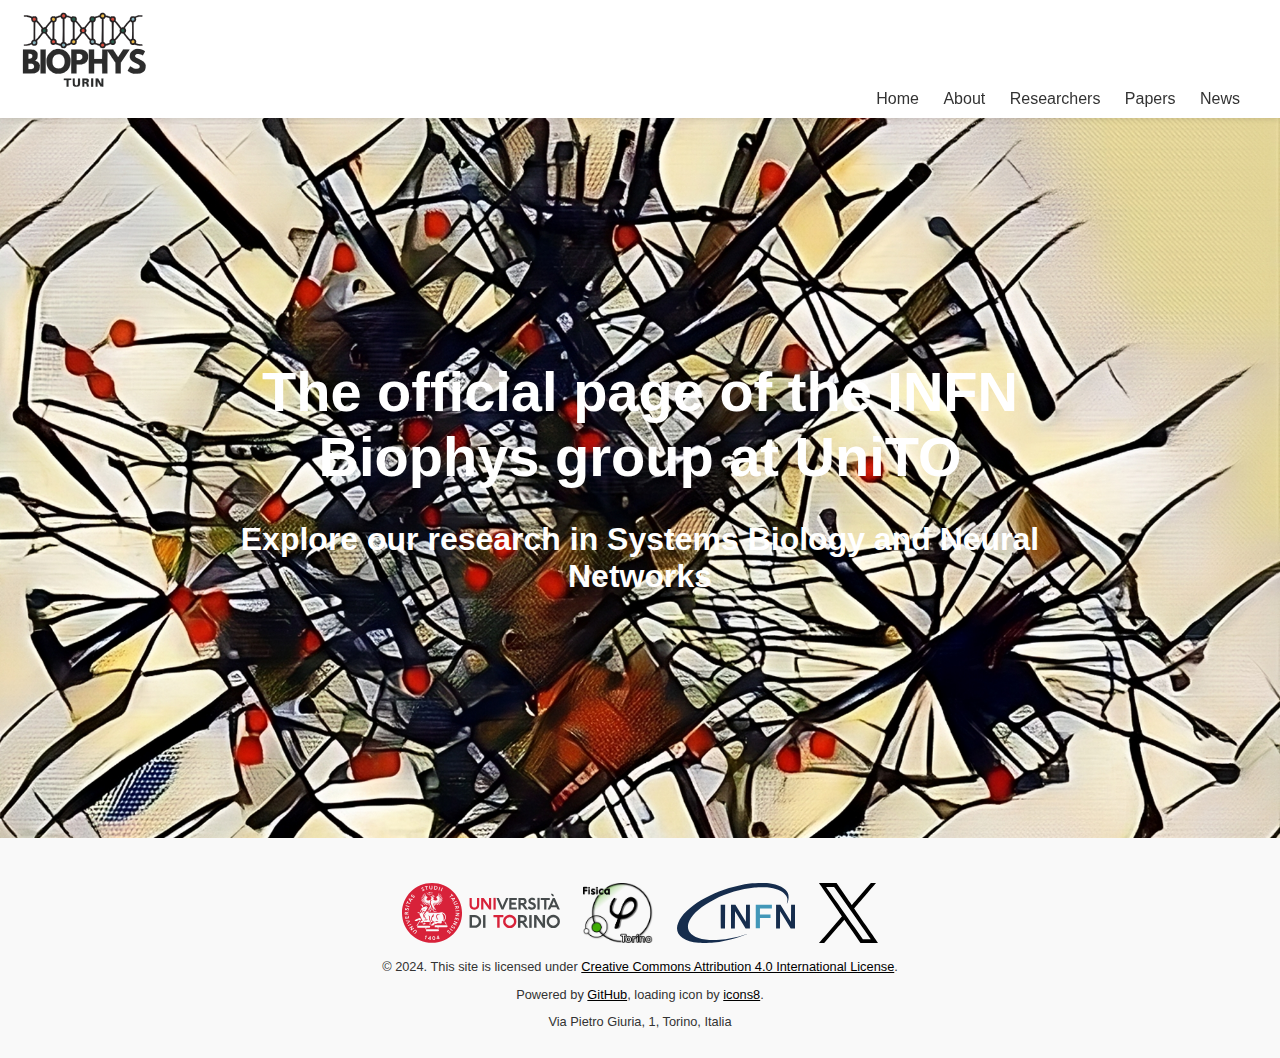
<file: index.html>
<!DOCTYPE html>
<html lang="en">
<head>
    <meta charset="UTF-8">
    <meta name="viewport" content="width=device-width, initial-scale=1.0">
    <title>Home</title>

    <script type="application/ld+json">
    {
      "@context" : "https://schema.org",
      "@type" : "WebSite",
      "name" : "INFN Biophys Turin",
      "url" : "https://biophys-turin.github.io/"
    }
    </script>
    <meta name="description" content="Homepage of the INFN Biophys group at UniTO">
    <meta name="keywords" content="Biophys, Unito, Torino, Turin, Complex Systems, Physics, Neural Networks">
    <meta name="author" content="Federico Milanesio">
    <link rel="canonical" href="https://biophys-turin.github.io/">

    <meta property="og:title" content="Homepage - Biophys Turin">
    <meta property="og:description" content="Homepage of the INFN Biophys group at UniTO">
    <meta property="og:url" content="https://biophys-turin.github.io/">
    <meta property="og:type" content="website">
    <meta property="og:locale" content="en_IT">
    <meta property="og:site_name" content="INFN Biophys Group">

    <meta name="twitter:title" content="Homepage - Biophys Turin">
    <meta name="twitter:description" content="Homepage of the INFN Biophys group at UniTO">

    <meta name="robots" content="index,follow">
    <meta name="revisit-after" content="7 days">

    <link rel="preload" href="/scripts/loading.js" as="script">
    <link rel="preload" href="/scripts/nav.js" as="script">
    <link rel="preload" href="/scripts/nav-click.js" as="script">
    <link rel="preload" href="/scripts/footer.js" as="script">
    <link rel="preload" href="/scripts/url-manip.js" as="script">
    <link rel="preload" href="styles.css" as="style" />

    <link rel="preload" fetchpriority="high" href="/images/protein.jpeg" as="image" type="image/jpg">
    
    <link rel="icon" type="image/x-icon" href="/images/favicon.png">
    <link rel="stylesheet" href="styles.css">

</head>
<body>
    <header>
        <div id="nav-container"></div>
        <script src="scripts/nav.js"></script>
        <script src="scripts/nav-click.js"></script>
    </header>

    <div class="loading">
        <img src="images/loading.gif" alt="Loading..." />
    </div>
    <script src="scripts/loading.js"></script>

    <div class="content">
        <div class="hero">
            <div class="hero-content">
                <h1>The official page of the INFN Biophys group at UniTO</h1>
                <p>Explore our research in Systems Biology and Neural Networks</p>
            </div>
        </div>  

        <div id="footer-container"></div>
    </div>
    <script src="scripts/footer.js" defer></script>
     <!-- JavaScript snippet to remove .html extension -->
    <script src="scripts/url-manip.js"> </script>

</body>
</html>
</file>
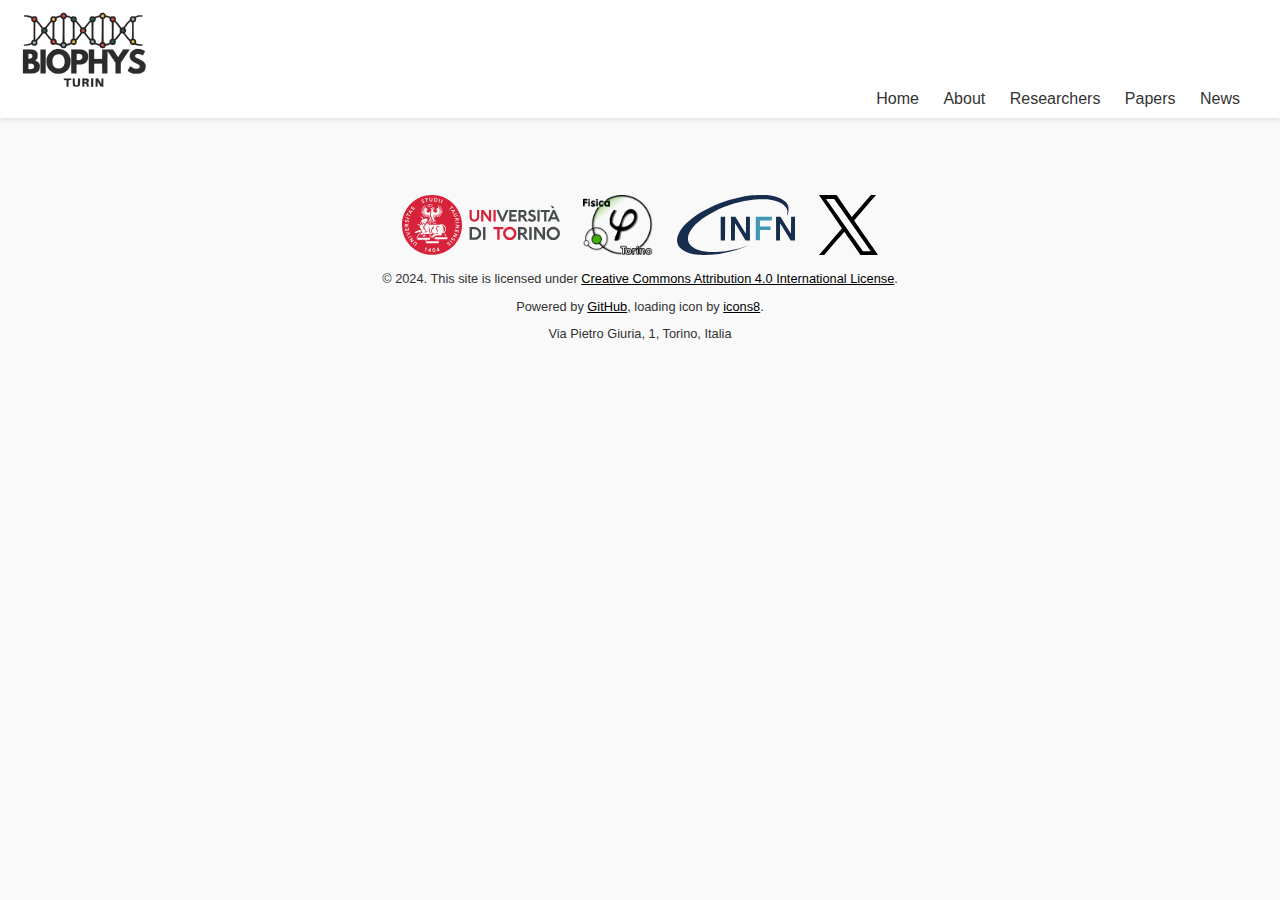
<file: news.html>
<!DOCTYPE html>
<html lang="en">
<head>
    <meta charset="UTF-8">
    <meta name="viewport" content="width=device-width, initial-scale=1.0">
    <title>News</title>
    <meta name="description" content="News from the INFN Biophys group at UniTO">
    <meta name="keywords" content="Biophys, Unito, Torino, Turin, Complex Systems, Physics, Neural Networks">
    <meta name="author" content="Federico Milanesio">

    <meta property="og:title" content="News - Biophys Turin">
    <meta property="og:description" content="News from the INFN Biophys group at UniTO">
    <meta property="og:url" content="https://biophys-turin.github.io/newsl">
    <meta property="og:type" content="website">
    <meta property="og:locale" content="en_IT">
    <meta property="og:site_name" content="INFN Biophys Group">

    <meta name="twitter:title" content="News - Biophys Turin">
    <meta name="twitter:description" content="News from the INFN Biophys group at UniTO">

    <meta name="robots" content="index,follow">

    <link rel="preload" href="/scripts/loading.js" as="script">
    <link rel="preload" href="/scripts/nav.js" as="script">
    <link rel="preload" href="/scripts/nav-click.js" as="script">
    <link rel="preload" href="/scripts/footer.js" as="script">
    <link rel="preload" href="/scripts/script-news.js" as="script">
    <link rel="preload" href="/scripts/url-manip.js" as="script">
    <link rel="preload" href="styles.css" as="style" />

    <link rel="icon" type="image/x-icon" href="/images/favicon.png">
    <link rel="stylesheet" href="styles.css">
    <script src="https://getinsights.io/js/insights.js"></script>
    <script>
        insights.init('qaV_PKC3Yd31nr1Z');
        insights.trackPages();
    </script>
</head>
<body>
    <header>
        <div id="nav-container"></div>
        <script src="scripts/nav.js"></script>
        <script src="scripts/nav-click.js"></script>
    </header>

    <div class="loading">
        <img src="images/loading.gif" alt="Loading..." />
    </div>
    <div class="content">
        <script src="scripts/loading.js"></script>

        <div class="news-container" id="tweets">
            <script src="https://static.elfsight.com/platform/platform.js" async></script>
            <div class="elfsight-app-35162580-058c-4825-abc5-39063273489d" data-elfsight-app-lazy></div>
        </div>
        
        <div id="footer-container"></div>
    </div>

    

    <script src="scripts/footer.js"></script>
    <!-- JavaScript snippet to remove .html extension -->
    <script src="scripts/url-manip.js"> </script>
    
</body>

</html>
</file>
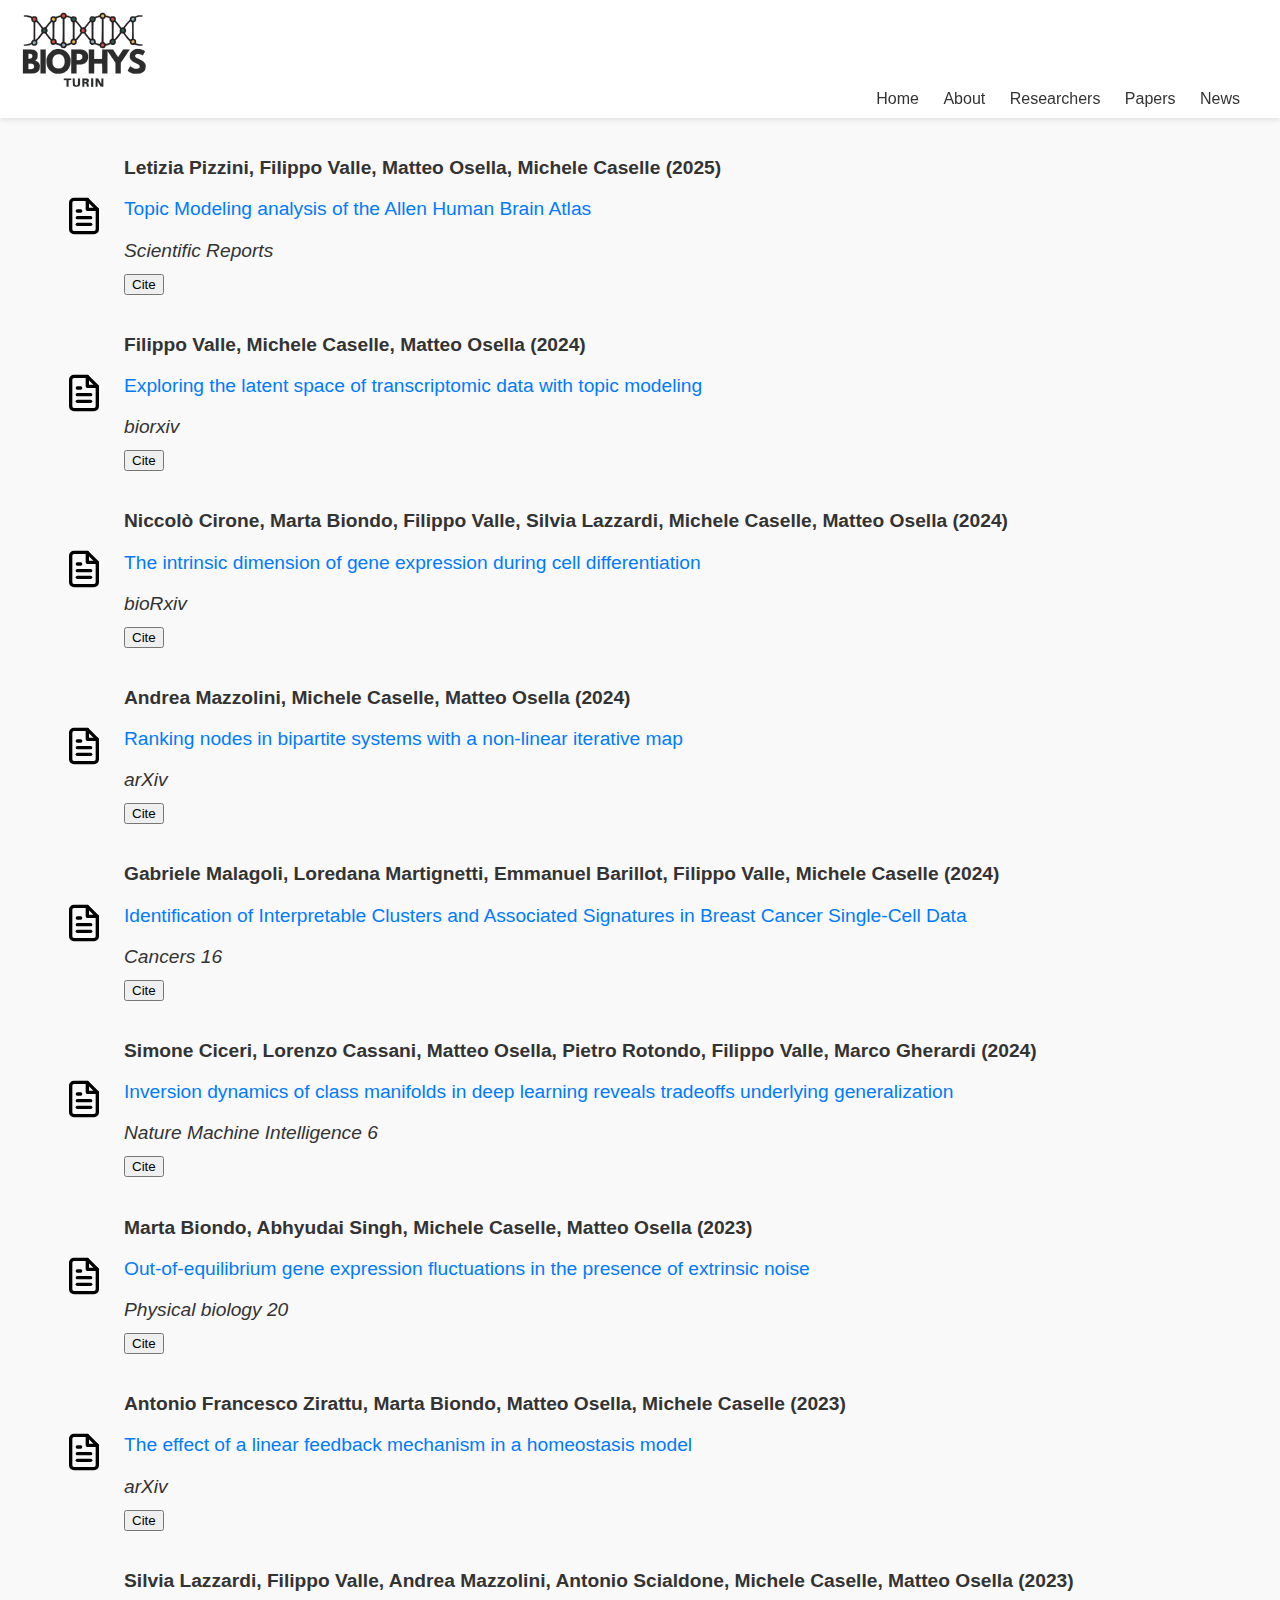
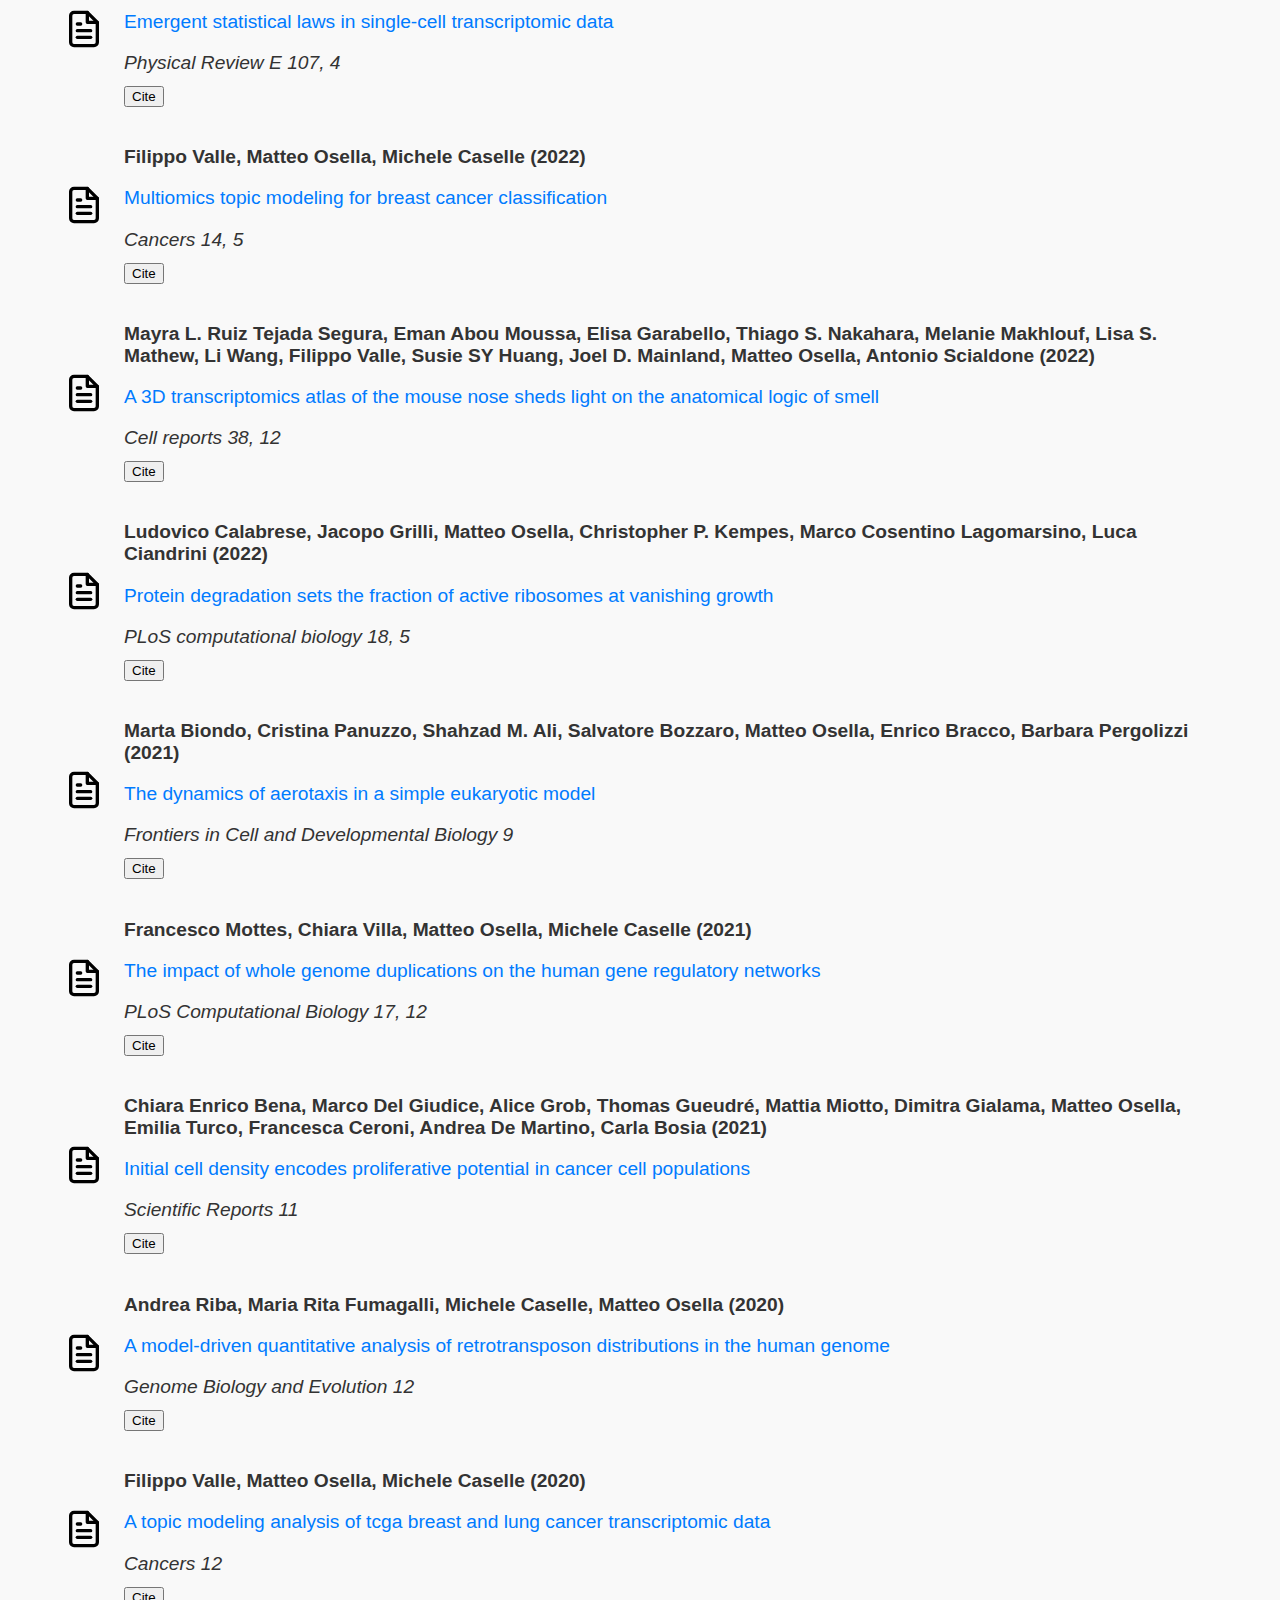
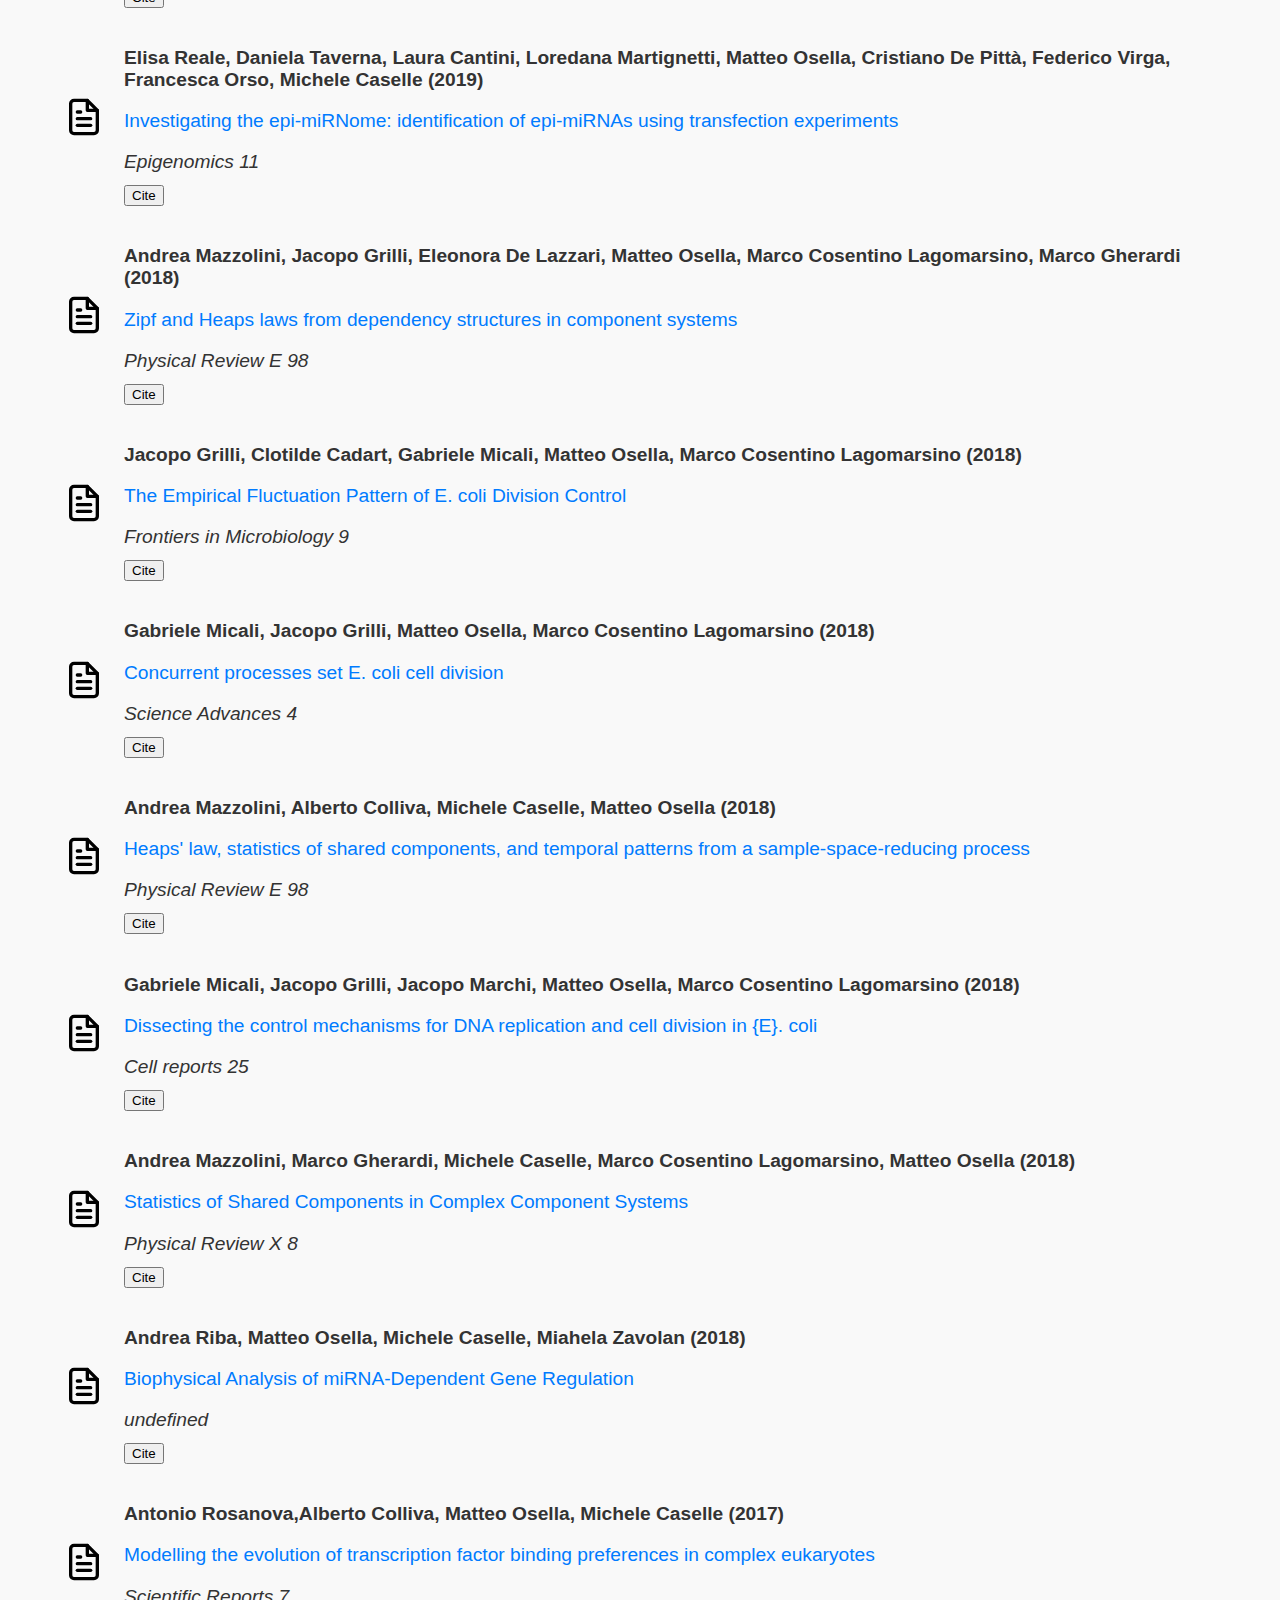
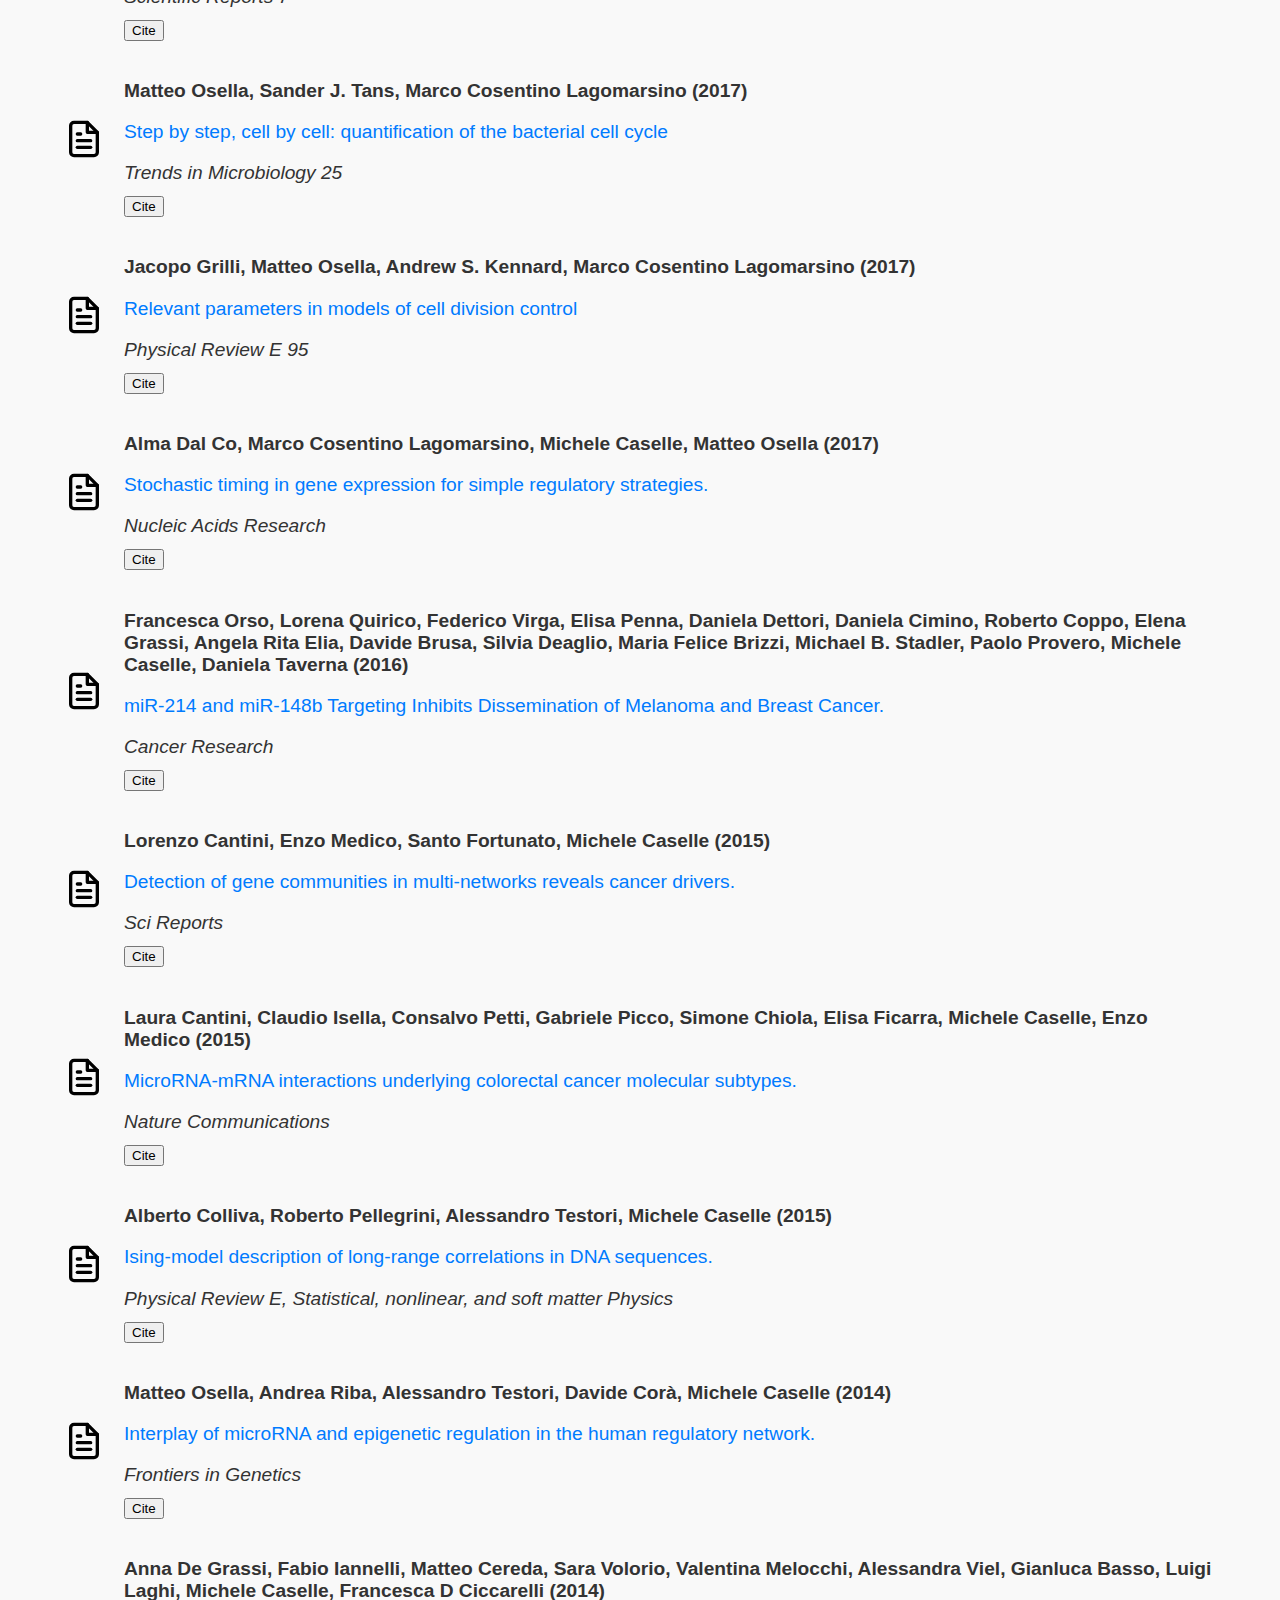
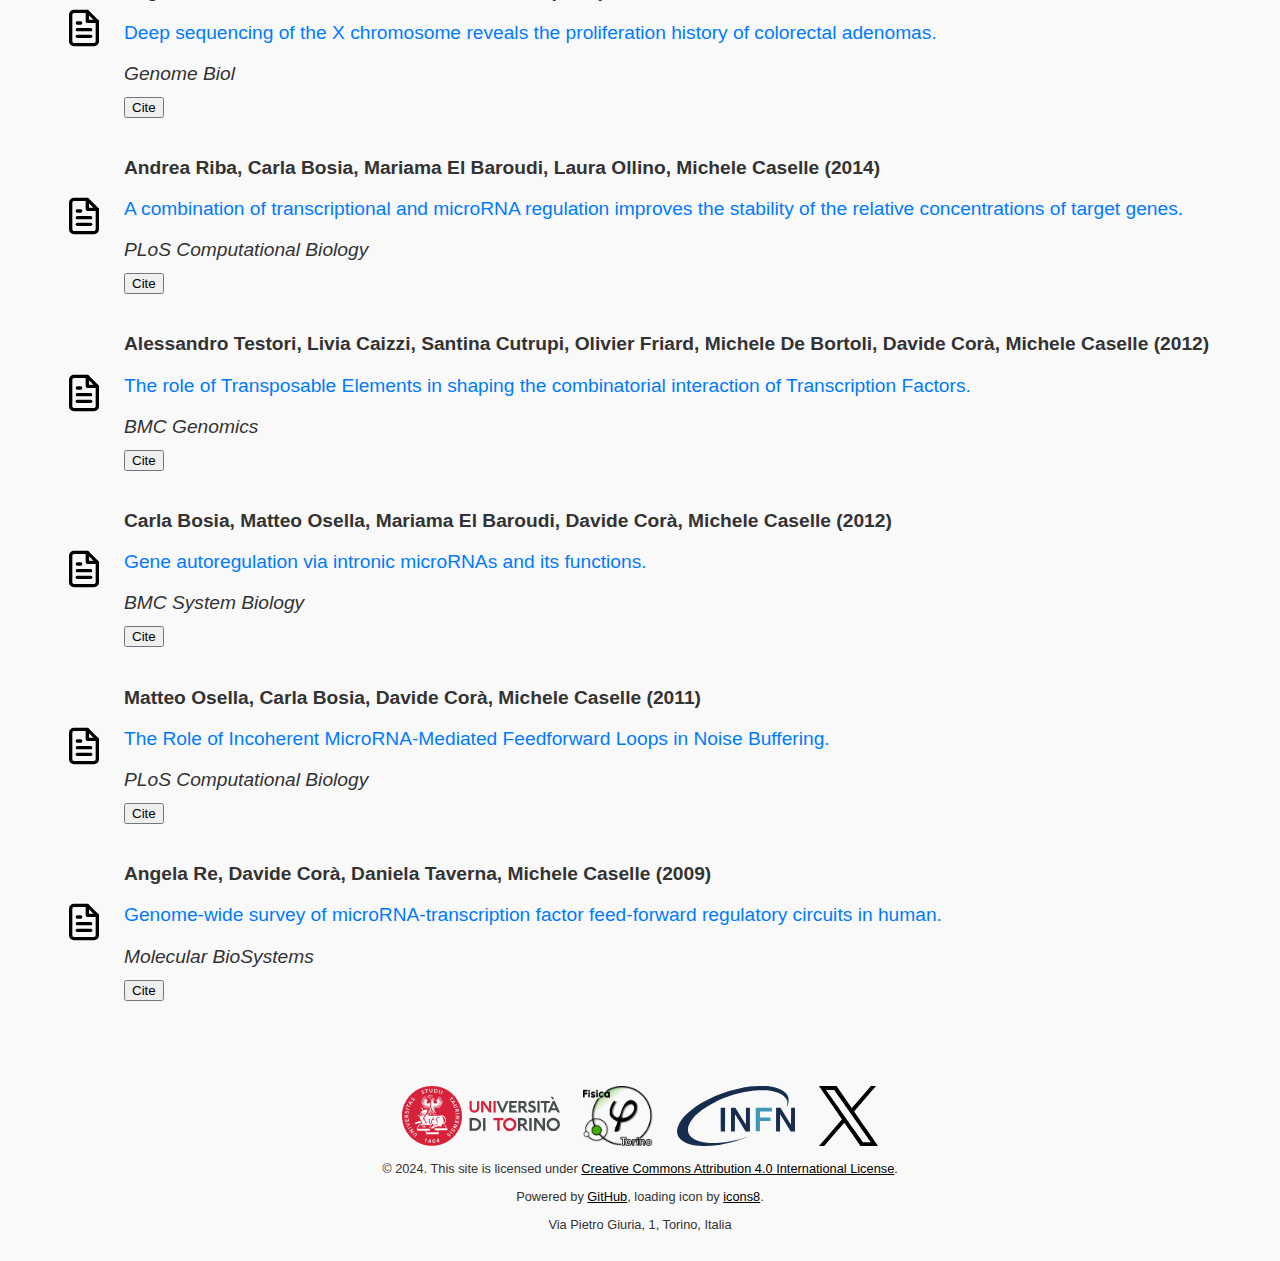
<file: papers.html>
<!DOCTYPE html>
<html lang="en">
<head>
    <meta charset="UTF-8">
    <meta name="viewport" content="width=device-width, initial-scale=1.0">
    <title>Papers</title>
    <meta name="description" content="Papers from the INFN Biophys group at UniTO">
    <meta name="keywords" content="Biophys, Unito, Torino, Turin, Complex Systems, Physics, Neural Networks">
    <meta name="author" content="Federico Milanesio">

    <meta property="og:title" content="News - Biophys Turin">
    <meta property="og:description" content="Papers from the INFN Biophys group at UniTO">
    <meta property="og:url" content="https://biophys-turin.github.io/papers">
    <meta property="og:type" content="website">
    <meta property="og:locale" content="en_IT">
    <meta property="og:site_name" content="INFN Biophys Group">

    <meta name="twitter:title" content="Papers - Biophys Turin">
    <meta name="twitter:description" content="Papers from the INFN Biophys group at UniTO">
    <meta name="robots" content="index,follow">

    <link rel="preload" href="/scripts/loading.js" as="script">
    <link rel="preload" href="/scripts/nav.js" as="script">
    <link rel="preload" href="/scripts/nav-click.js" as="script">
    <link rel="preload" href="/scripts/footer.js" as="script">
    <link rel="preload" href="/scripts/papers.js" as="script">
    <link rel="preload" href="/scripts/url-manip.js" as="script">
    <link rel="preload" href="styles.css" as="style" />

    <link rel="icon" type="image/x-icon" href="/images/favicon.png">
    <link rel="stylesheet" href="styles.css">
</head>
<body>
    <header>
        <div id="nav-container"></div>
        <script src="scripts/nav.js"></script>
        <script src="scripts/nav-click.js"></script>
    </header>

    <div class="loading">
        <img src="images/loading.gif" alt="Loading..." />
    </div>
    <script src="scripts/loading.js"></script>
    <div class="content">
        <div class="container">
        
            
            <div id="papersList">
                <!-- Papers will be dynamically added here -->
            </div>

            <!-- Cite Popup -->
            <div id="citePopup" class="popup">
                <div class="popup-content">
                    <h2 id="popupTitle">BibTeX Citation</h2>
                    <pre id="popupContent">
                        <!-- Dynamic content will be updated here -->
                    </pre>
                    <button onclick="closeCitePopup()">Close</button>
                </div>
            </div>
        </div>

        <div id="footer-container"></div>
    </div>

    <div id="footer-container"></div>

    <script src="scripts/footer.js" defer></script>
    <script src="scripts/papers.js"></script>
    <!-- JavaScript snippet to remove .html extension -->
    <script src="scripts/url-manip.js"> </script>
</body>
</html>
</file>
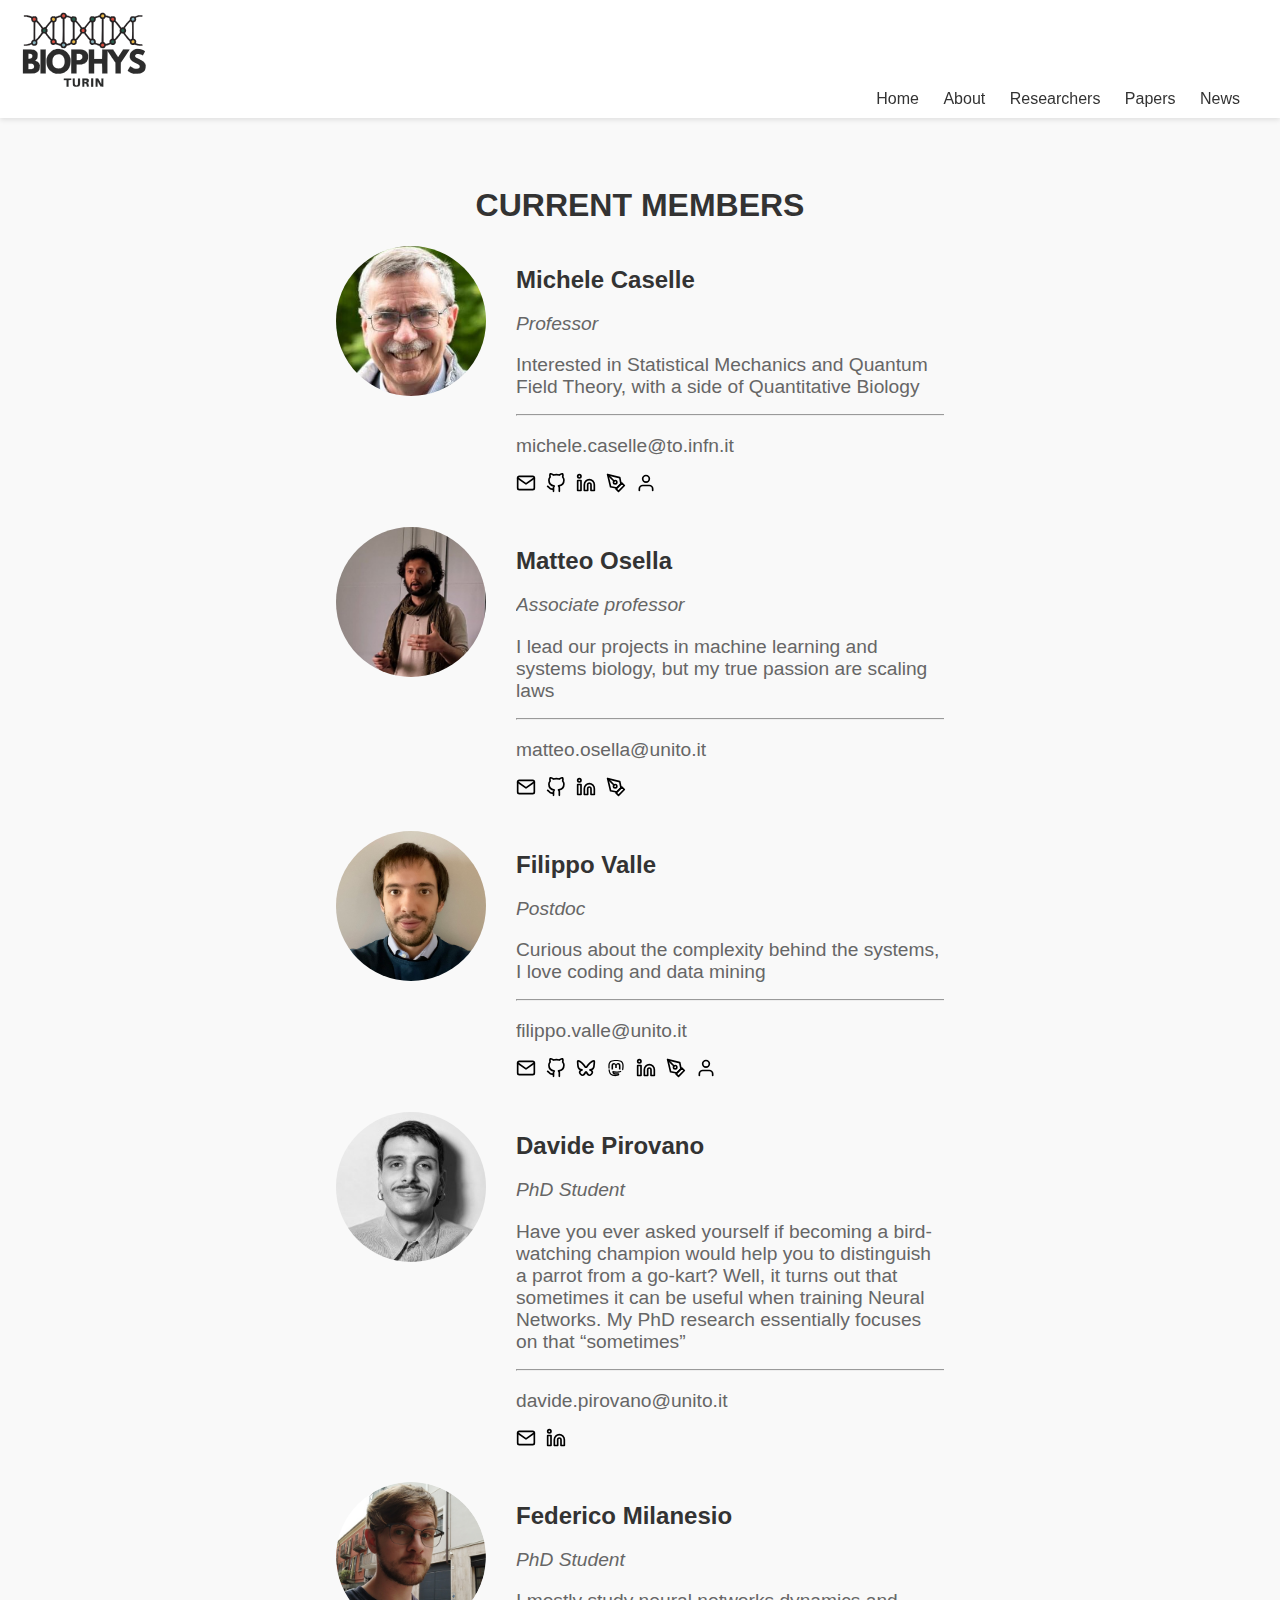
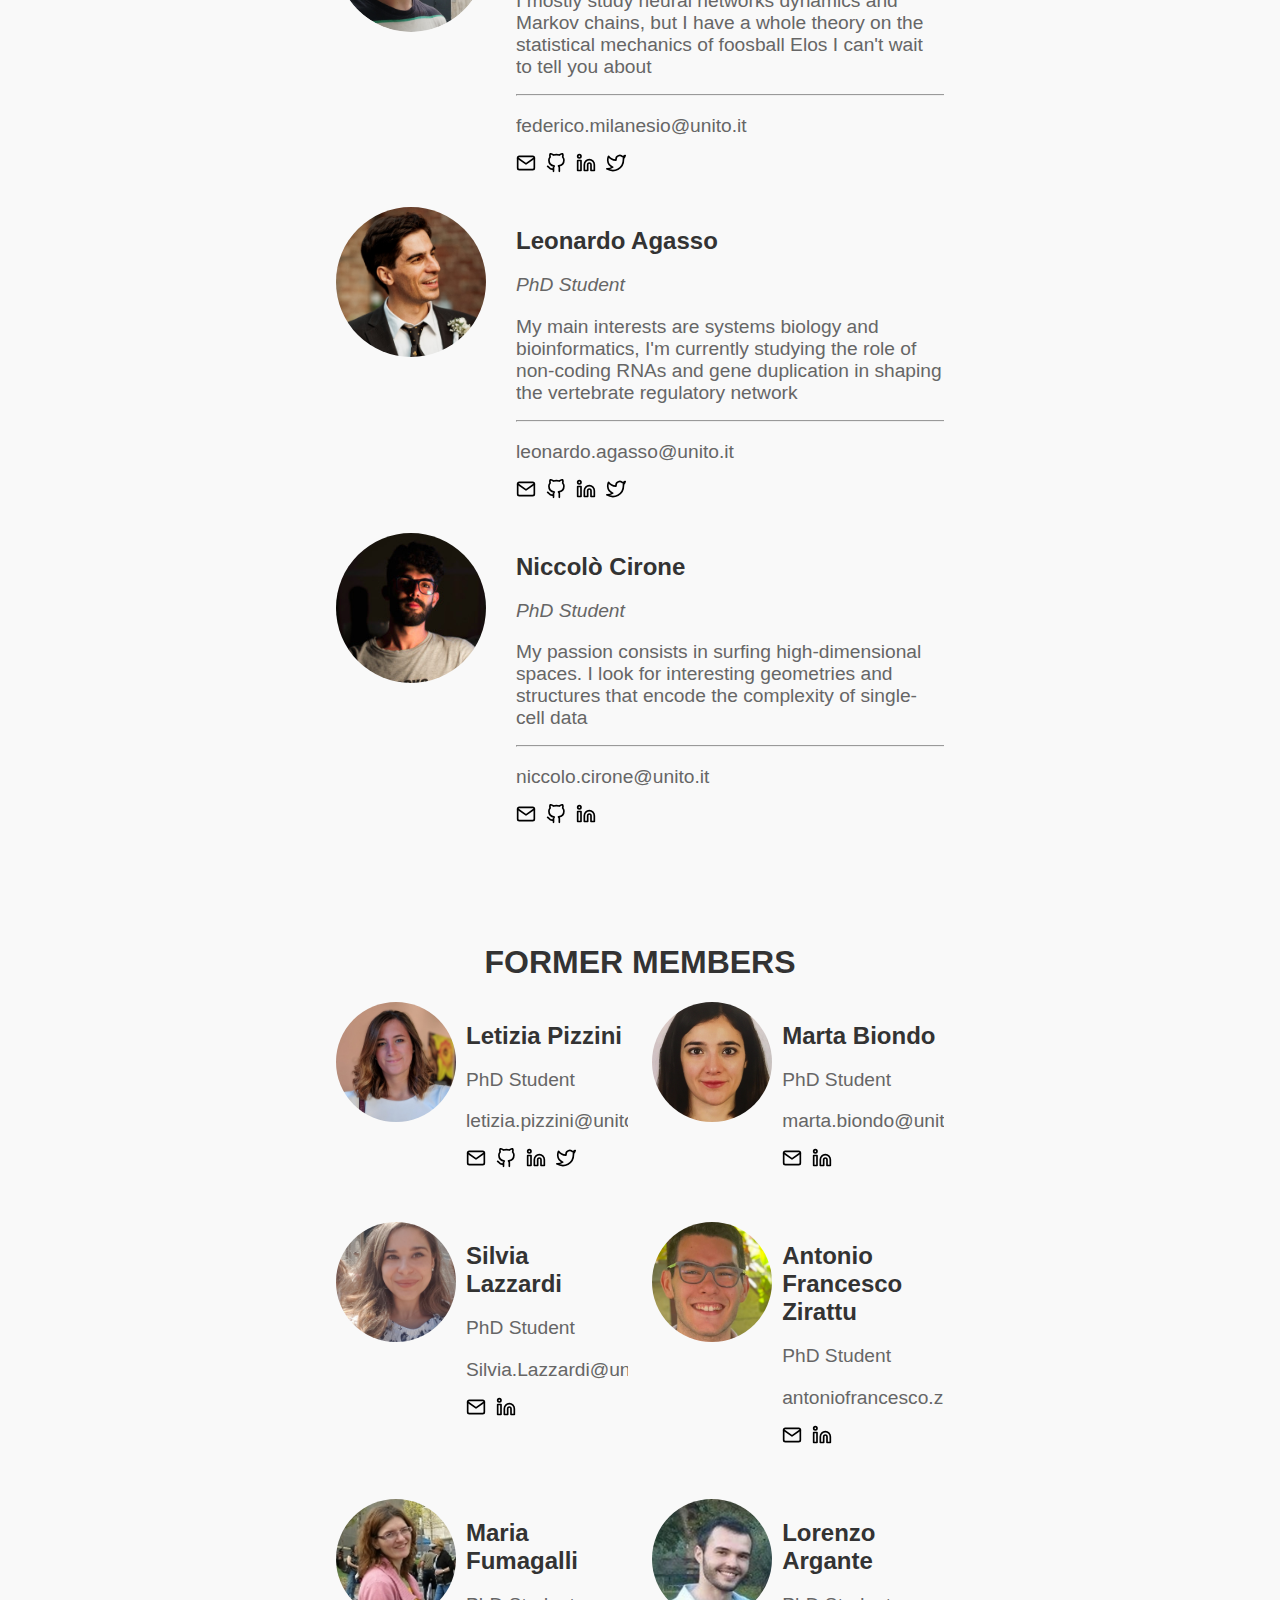
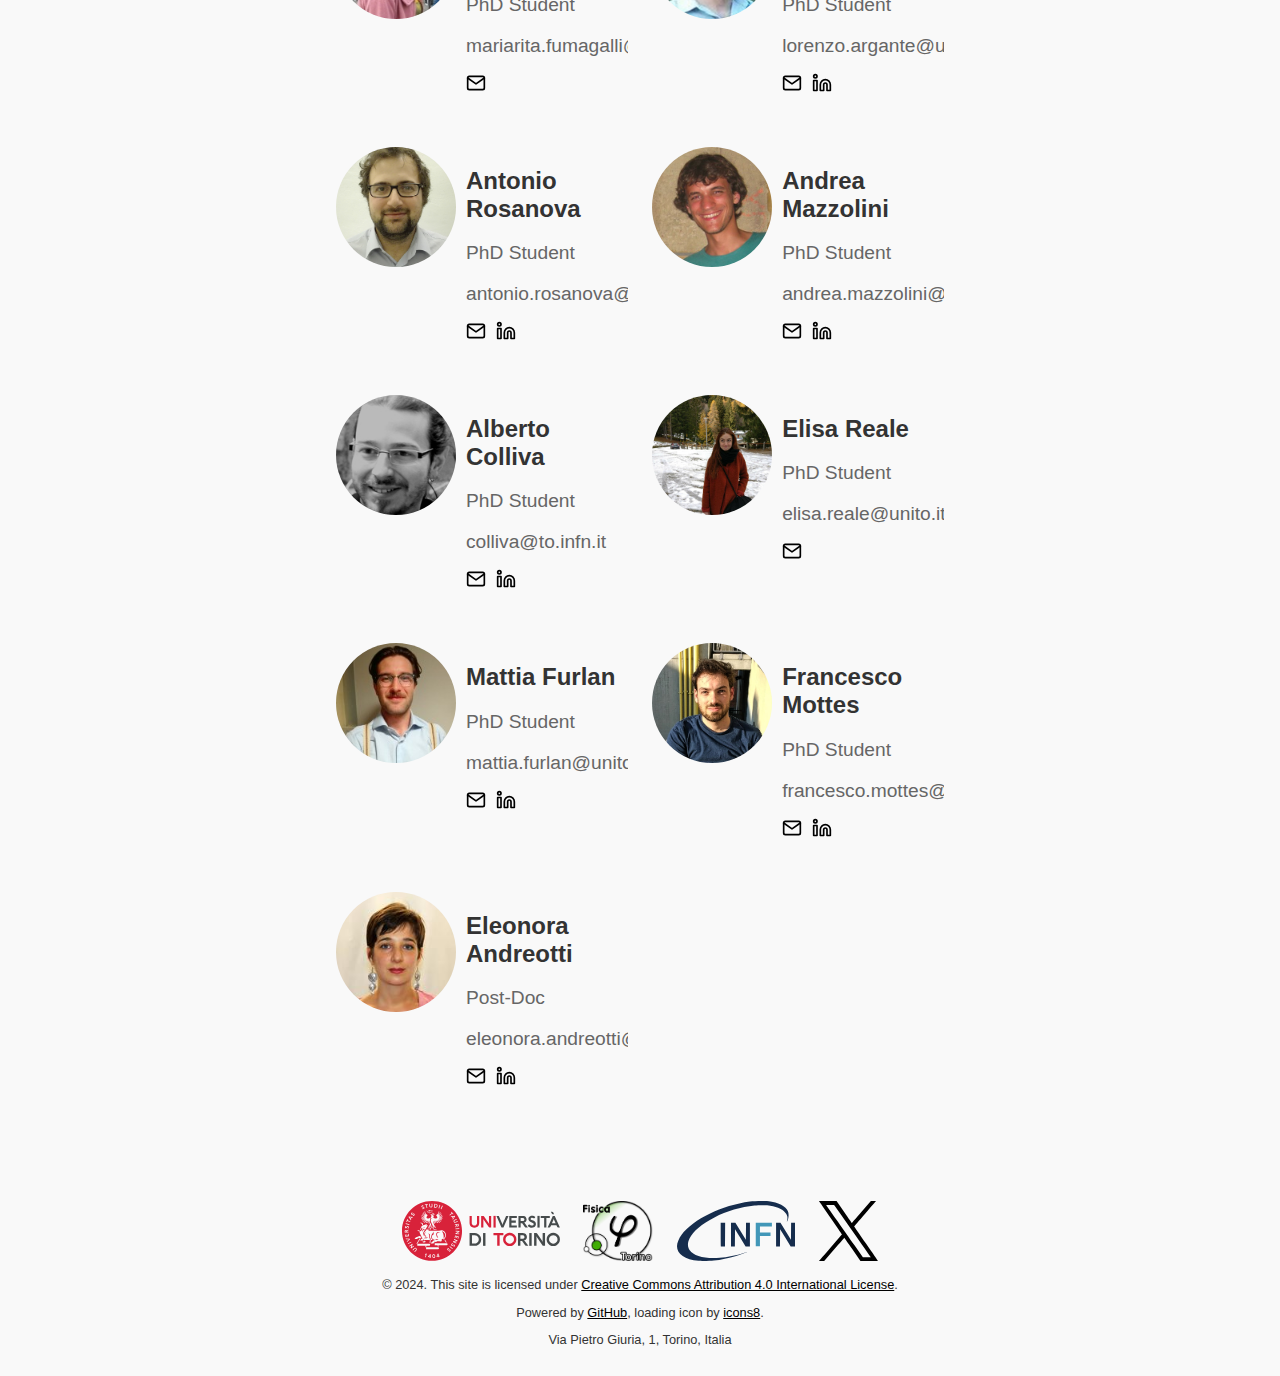
<file: researchers.html>
<!DOCTYPE html>
<html lang="en">
<head>
    <meta charset="UTF-8">
    <meta name="viewport" content="width=device-width, initial-scale=1.0">
    <title>Researchers</title>
    <meta name="description" content="Researchers from the INFN Biophys group at UniTO">
    <meta name="keywords" content="Biophys, Unito, Torino, Turin, Complex Systems, Physics, Neural Networks">
    <meta name="author" content="Federico Milanesio">

    <meta property="og:title" content="Researchers - Biophys Turin">
    <meta property="og:description" content="Researchers from the INFN Biophys group at UniTO">
    <meta property="og:url" content="https://biophys-turin.github.io/researchers">
    <meta property="og:type" content="website">
    <meta property="og:locale" content="en_IT">
    <meta property="og:site_name" content="INFN Biophys Group">

    <meta name="twitter:title" content="Researchers - Biophys Turin">
    <meta name="twitter:description" content="Researchers from the INFN Biophys group at UniTO">
    <meta name="robots" content="index,follow">

    <link rel="preload" href="/scripts/loading.js" as="script">
    <link rel="preload" href="/scripts/nav.js" as="script">
    <link rel="preload" href="/scripts/nav-click.js" as="script">
    <link rel="preload" href="/scripts/footer.js" as="script">
    <link rel="preload" href="/scripts/scripts-res.js" as="script">
    <link rel="preload" href="/scripts/scripts-res-former.js" as="script">
    <link rel="preload" href="/scripts/url-manip.js" as="script">
    <link rel="preload" href="styles.css" as="style" />

    <link rel="icon" type="image/x-icon" href="/images/favicon.png">
    <link rel="stylesheet" href="styles.css">
    <!-- Add Font Awesome CDN for icons -->
    <link rel="stylesheet" href="https://cdnjs.cloudflare.com/ajax/libs/font-awesome/6.0.0-beta3/css/all.min.css">
</head>
<body>
    <header>
        <div id="nav-container"></div>
        <script src="scripts/nav.js"></script>
        <script src="scripts/nav-click.js"></script>
    </header>

    <div class="loading">
        <img src="images/loading.gif" alt="Loading..." />
    </div>
    <script src="scripts/loading.js"></script>

    
    <div id="researchersList" class="content">
        <h1 > CURRENT MEMBERS</h1>
        <!-- Researchers will be dynamically added here -->
    </div>
    
    <div id="researchersListFormer" class="content">
        <h1 > FORMER MEMBERS</h1>
        <!-- Researchers will be dynamically added here -->
    </div>

    <script src="scripts/scripts-res.js"></script>
    <script src="scripts/scripts-res-former.js"></script>
    
    <div id="footer-container" class="content"></div>

    <script src="scripts/footer.js" defer></script>
    <!-- JavaScript snippet to remove .html extension -->
    <script src="scripts/url-manip.js"> </script>
</body>
</html>
</file>
<file: styles.css>
#lightbox img,
header {
    background-color: #fff;
}
body,
nav ul {
    padding: 0;
    margin: 0;
}
.author,
.hero h1,
.hero p {
    font-weight: 700;
}
#lightbox,
.popup {
    position: fixed;
    top: 0;
    left: 0;
}
.hero,
.lightbox-content,
.popup-content,
footer,
h1 {
    text-align: center;
}
body,
footer {
    background-color: #f9f9f9;
}
.error-page a,
.mission-item a,
.paper-title,
nav ul li a {
    text-decoration: none;
}
body {
    font-family: Roboto, Arial;
    color: #333;
}
.container {
    width: 90%;
    margin: 0 auto;
    max-width: 1200px;
    padding: 20px 0;
    display: flex;
    justify-content: space-between;
    align-items: center;
    flex: 1;
}
#researchersList,
#researchersListFormer {
    margin-top: 2rem;
    margin-left: 20rem;
    margin-right: 20rem;
    padding: 1rem;
}
#mission,
.mission-network {
    max-width: 1200px;
    margin: 0 auto;
}
#mission {
    display: flex;
    justify-content: space-between;
    padding: 2rem;
    align-items: center;
}
.mission-item {
    flex: 1;
    padding: 0 1rem;
}
.mission-item h2 {
    font-size: 2rem;
    color: #333;
    margin-bottom: 1rem;
}
.mission-item p {
    font-size: 1.1rem;
    color: #666;
}
.mission-image {
    flex: 1;
    padding: 0 1rem;
    display: inline-block;
    cursor: pointer;
}
.mission-image img {
    width: 90%;
    height: auto;
    display: block;
    border-radius: 8px;
    cursor: pointer;
}
.mission-network {
    display: flex;
    width: 70%;
    padding: 2rem;
    align-items: center;
}
#lightbox img,
.image-description {
    display: block;
    margin-left: auto;
    margin-right: auto;
    max-width: 60%;
}
.researcher,
.researcher_former {
    margin-bottom: 30px;
}
#lightbox {
    width: 100%;
    height: 100%;
    background-color: rgb(255 255 255 / 0.7);
    display: none;
    justify-content: center;
    align-items: center;
}
#lightbox img {
    max-height: 70%;
    border-radius: 5px;
}
.image-description {
    background-color: rgb(255 255 255 / 0.9);
    font-size: 1.1em;
}
.identity-logo img {
    width: auto;
    height: 80px;
    display: flex;
}
.mission-item a,
.mission-item a:visited,
footer a,
footer a:visited {
    color: #000;
}
header,
nav ul li a {
    color: #333;
}
.mission-item a:hover,
footer a:hover {
    text-decoration: underline;
}
.hero,
.paper,
.researcher {
    display: flex;
}
.profile-details h2 {
    font-size: 1.5rem;
    color: #333;
    margin-bottom: 0.5rem;
}
.profile-details p {
    font-size: 1.2rem;
    color: #666;
    margin-bottom: 1rem;
}
.researcher_former {
    width: 48%;
    box-sizing: border-box;
}
.researcher_former img {
    width: 120px;
    height: 120px;
    border-radius: 50%;
    object-fit: cover;
}
.profile-img {
    float: left;
    margin-right: 10px;
}
.profile-details {
    overflow: hidden;
}
.researcher .title {
    font-style: italic;
    color: #666;
}
.researcher img {
    width: 150px;
    height: 150px;
    border-radius: 50%;
    margin-right: 20px;
    object-fit: cover;
}
.researcher hr {
    width: 800px;
    text-align: left;
    margin-left: 0;
}
p.description {
    max-width: 800px;
}
@media (max-width: 1100px) {
    .container {
        flex-direction: column;
        align-items: stretch;
    }
    #researchersList,
    #researchersListFormer {
        margin-left: 10px;
        margin-right: 10px;
    }
    .mission-image,
    .mission-item {
        padding: 0;
        margin-bottom: 0;
    }
    .researcher-pair {
        flex-direction: column;
    }
    .researcher_former {
        flex-direction: row;
    }
    .researcher {
        flex-direction: column;
        margin-left: 15%;
        margin-right: 15%;
        align-items: left;
    }
    .researcher .profile-img {
        display: flex;
        justify-content: center;
        max-width: calc(100%);
        margin-bottom: 10px;
    }
    .researcher .profile-img img {
        width: 150px;
        height: 150px;
        border-radius: 50%;
        object-fit: cover;
    }
    .researcher_former {
        width: 100%;
        display: flex;
        align-items: center;
        margin-bottom: 20px;
    }
    .researcher_former img {
        width: 90px;
        height: 90px;
        border-radius: 50%;
        margin-right: 20px;
        flex-shrink: 0;
        object-fit: cover;
    }
    .researcher hr {
        width: 100%;
    }
    .researcher_info {
        flex-grow: 1;
        flex: 1;
        max-width: 80%;
    }
    .profile-details h2 {
        font-size: 1.2rem;
        color: #333;
        margin-bottom: 0.5rem;
    }
    .profile-details p {
        font-size: 1rem;
        color: #666;
        margin-bottom: 1rem;
    }
}
header {
    box-shadow: 0 2px 5px rgb(0 0 0 / 0.1);
    padding: 10px 20px;
    position: sticky;
    top: 0;
    z-index: 999;
}
nav ul {
    list-style: none;
}
nav ul li {
    display: inline;
    margin-right: 20px;
}
nav ul li:last-child {
    margin-right: 60;
}
nav {
    text-align: right;
}
.news-container {
    max-width: 600px;
    margin: 0 auto;
    padding: 1rem;
}
.tweet-container {
    border-top: 1px solid #e0e0e0;
    padding: 1.5rem 1rem;
    overflow-y: auto;
    overflow-x: hidden;
    max-height: 400px;
    margin-bottom: 2rem;
}
.hero h1,
.paper,
.researcher-pair {
    margin-bottom: 20px;
}
.summary {
    color: #555;
    font-size: 1rem;
    line-height: 1.6;
}
.hero {
    height: 80vh;
    background-image: url(images/protein.jpeg);
    background-size: cover;
    background-position: center;
    background-repeat: no-repeat;
    justify-content: center;
    align-items: center;
    color: #fff;
    padding: 20px;
    box-sizing: border-box;
}
.hero-content {
    max-width: 800px;
    padding: 20px;
}
.hero h1 {
    font-size: 3.5em;
}
.hero p {
    font-size: 2em;
    margin-bottom: 40px;
}
.cite-button,
.links {
    margin-top: 10px;
}
.social-links {
    margin-top: 1rem;
}
.social-links img {
    width: 20px;
    height: 20px;
    margin-right: 10px;
    border-radius: 0;
    transition: transform 0.3s;
}
.logo-container a,
.paper img {
    margin-right: 20px;
}
.social-links img:hover {
    transform: scale(1.2);
}
.paper {
    align-items: center;
    font-size: 1.2rem;
}
.paper img {
    width: 40px;
    height: 40px;
}
.paper-info {
    flex: 1;
}
.paper-title {
    color: #007bff;
}
.journal {
    font-style: italic;
}
.popup {
    display: none;
    width: 100%;
    height: 100%;
    background-color: rgb(0 0 0 / 0.5);
    z-index: 1000;
    overflow-y: auto;
}
.popup-content {
    position: absolute;
    top: 50%;
    left: 50%;
    transform: translate(-50%, -50%);
    background-color: #fff;
    padding: 20px;
    border-radius: 8px;
}
.popup-content h2 {
    margin-bottom: 10px;
}
.researcher-pair {
    display: flex;
    justify-content: space-between;
}
.logo-container {
    margin-left: 20px;
}
.logo {
    height: 60px;
    width: auto;
}
footer {
    position: relative;
    font-size: 0.8rem;
    bottom: 0;
    left: 0;
    width: 100%;
    height: 220px;
}
.navbar-toggle {
    display: none;
    flex-direction: column;
    cursor: pointer;
}
.navbar-toggle span {
    height: 2px;
    width: 25px;
    background-color: #000;
    margin-bottom: 4px;
}
@media (max-width: 768px) {
    .date,
    nav ul,
    nav ul li {
        margin-right: 0;
    }
    .date,
    .logo-container,
    .navbar-links,
    .news-item h2,
    h1,
    nav ul {
        text-align: center;
    }
    .hide-on-mobile {
        display: none !important;
    }
    #mission {
        flex-direction: column;
        align-items: center;
        margin: 5%;
    }
    .mission-item,
    .mission-network {
        flex: none;
        width: 100%;
    }
    .mission-image {
        order: 2;
    }
    #lightbox img {
        max-width: 90%;
        max-height: 70%;
    }
    .identity-logo img {
        height: 50px;
        justify-content: center;
        margin-left: auto;
        margin-right: auto;
        margin-bottom: 2rem;
    }
    nav ul li {
        display: block;
        margin-bottom: 10px;
    }
    h1 {
        font-size: 1.3em;
        margin-top: 20px;
    }
    .date,
    .paper,
    .summary {
        font-size: 1rem;
    }
    .news-container {
        flex-direction: column;
        align-items: center;
        border-left: none;
        border-right: none;
        padding: 1rem;
    }
    
    .hero h1 {
        font-size: 2em;
    }
    .hero p {
        font-size: 1.5em;
    }
    .popup-content {
        width: 90%;
        padding: 10px;
        border-radius: 0;
    }
    .popup-content h2 {
        font-size: 1.2em;
    }
    .logo-container {
        margin-left: 3px;
        margin-right: 3px;
    }
    .logo-container a {
        margin-right: 10px;
    }
    .logo {
        height: 30px;
        width: auto;
    }
    footer {
        font-size: 0.7rem;
    }
    .navbar-links {
        display: none;
        flex-direction: column;
        width: 100%;
        padding: 0;
        transition: 0.3s;
    }
    .navbar-links.active {
        display: flex;
    }
    .navbar-toggle {
        display: flex;
        margin-bottom: 8px;
        justify-content: center;
        align-items: center;
    }
}
.loading {
    display: flex;
    justify-content: center;
    align-items: center;
    position: fixed;
    top: 0;
    left: 0;
    width: 100%;
    height: 100%;
    background-color: rgb(255 255 255 / 0.8);
    z-index: 9999;
}
.loading img {
    width: 60px;
    height: auto;
}
.content {
    display: none;
}
.error-page {
    display: flex;
    flex-direction: column;
    justify-content: center;
    align-items: center;
    height: 50vh;
}
.error-page h1 {
    font-size: 48px;
    margin: 0;
}
.error-page p {
    font-size: 24px;
    margin: 0;
}
.error-page a {
    color: #3498db;
    font-size: 18px;
    margin-top: 20px;
}
.news-container iframe {
    border: none;
    height: 120vh;
    width: 90vw;
}
@media (max-width: 1100px) {
    .news-container iframe {
        height: 115vh;
    }
}
</file>
